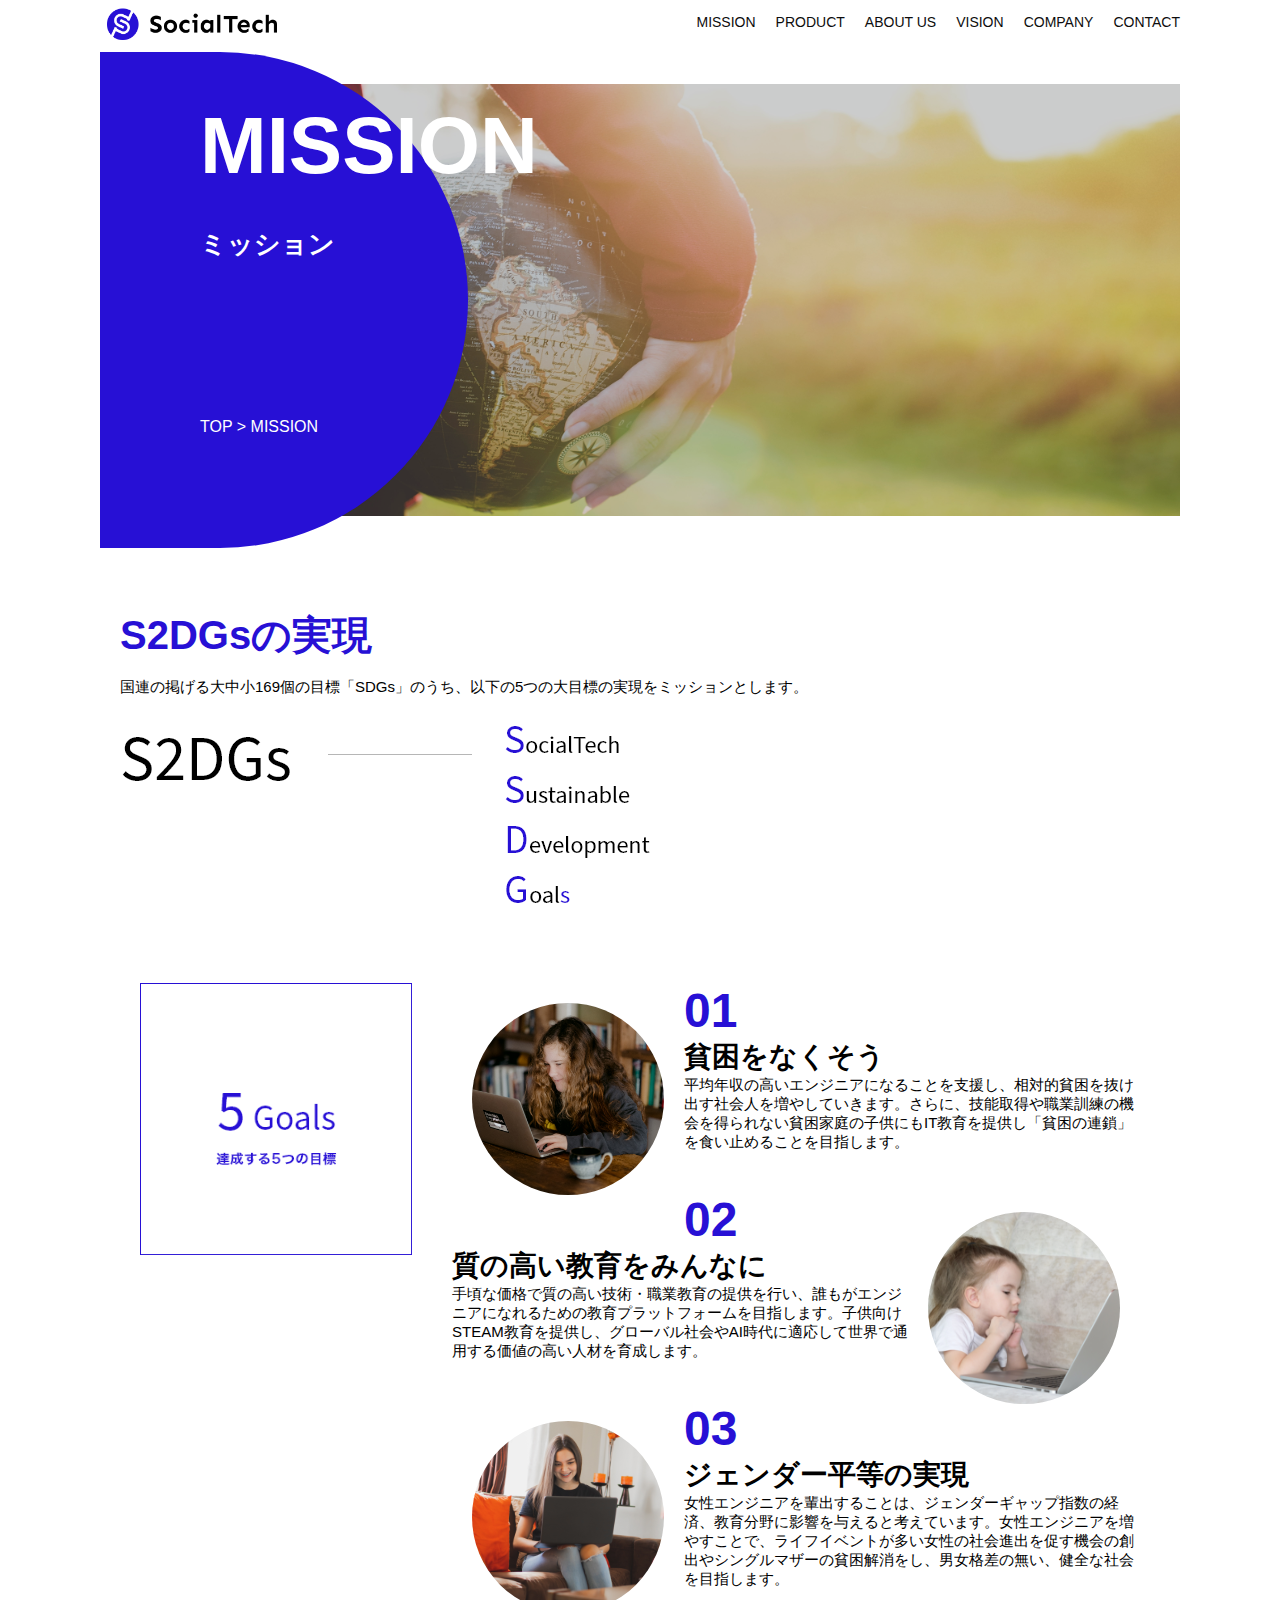
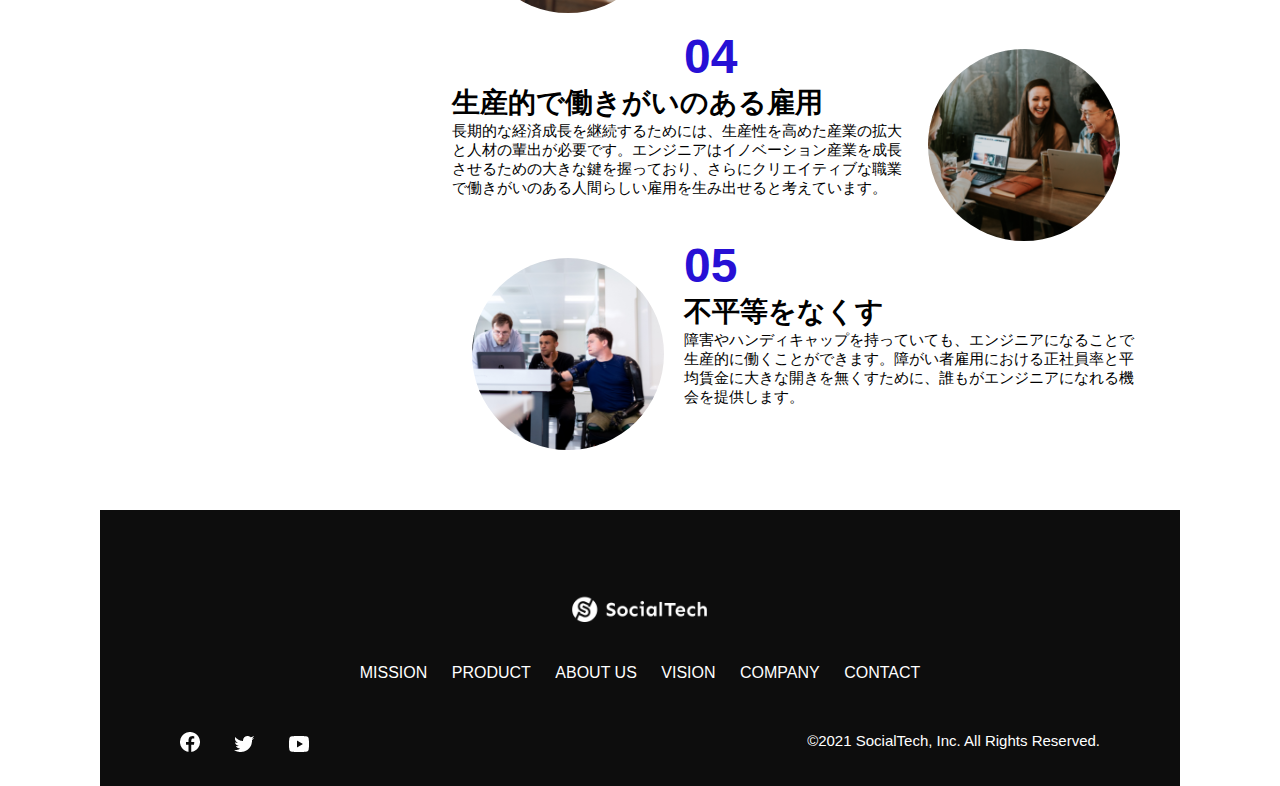
<file: kadai_tutorial_output/socialtech/mission.html>
<!DOCTYPE html>
<html lang="ja">
<head>
  <meta name="descripion" content="SocialTechが目指す5つの目標（S2DGs）を紹介します">
  <meta charset="UTF-8">
  <meta name="viewport" content="width=device-width, initial-scale=1.0">
  <link rel="stylesheet" href="./style.css">
  <title>SocialTech -MISSION ミッション-</title>
</head>
<body>

  <!-- ヘッダー -->
   <header>
    <a href="index.html" id="logo">
      <img src="images/logo.png" alt="トップページに戻る">
    </a>

    <!-- PC用ナビゲーション -->
    <nav id="nav-pc">
      <ul>
       <li><a href="mission.html">MISSION</a></li>
       <li><a href="product.html">PRODUCT</a></li>
       <li><a href="index.html#aboutus">ABOUT US</a></li>
       <li><a href="index.html#vision">VISION</a></li>
       <li><a href="index.html#company">COMPANY</a></li>
       <li><a href="index.html#contact">CONTACT</a></li>
      </ul>
    </nav>

      <!-- スマホ用メニューボタン -->
      <button id="menu-sp" onclick="document.getElementById('nav-sp').style.display = 'block'">
        <img src="images/button-menu.png" alt="ナビゲーションを開く">
      </button>

    <div id="nav-sp">
      <button id="close" onclick="document.getElementById('nav-sp').style.display = 'none'">
        <img src="images/button-close.png" alt="ナビゲーションを閉じる">
      </button>

      <nav>
        <ul>
          <li>
            <a id="logo-sp" href="index.html" onclick="document.getElementById('nav-sp').style.display = 'none'"><img src="images/logo-sp.png" alt="トップページに戻る"></a>
          </li>
          <li><a class="menu" href="mission.html" onclick="document.getElementById('nav-sp').style.display = 'none'">MISSION</a></li>
          <li><a class="menu" href="product.html" onclick="document.getElementById('nav-sp').style.display = 'none'">PRODUCT</a></li>
          <li><a class="menu" href="index.html#aboutus" onclick="document.getElementById('nav-sp').style.display = 'none'">ABOUT US</a></li>
          <li><a class="menu" href="index.html#vision" onclick="document.getElementById('nav-sp').style.display = 'none'">VISION</a></li>
          <li><a class="menu" href="index.html#company" onclick="document.getElementById('nav-sp').style.display = 'none'">COMPANY</a></li>
          <li><a class="menu" href="index.html#contact" onclick="document.getElementById('nav-sp').style.display = 'none'">CONTACT</a></li>
        </ul>
      </nav>
      <div id="sns">
        <a href="https://www.facebook.com/sejuku2013">
          <img src="images/button-facebook.png" alt="Facebookのリンク">
        </a>
        <a href="https://twitter.com/samuraijuku">
          <img src="images/button-twitter.png" alt="Twitterのリンク">
        </a>
        <a href="https://www.youtube.com/channel/UCCFOQO5aDK0xXam4cUQXT8g">
          <img src="images/button-youtube.png" alt="YouTubeのリンク">
        </a>
      </div>
    </div>
   </header>
  
   <main>
    <article>

      <section id="mission-main">
        <div class="mission-main-inner">
          <div id="mission-title">
            <h1>MISSION<br><span>ミッション</span></h1>
            <p>TOP > MISSION</p>
          </div>
        </div>
      </section>

      <section id="mission-s2dgs">
        <h2 class="mission-h2">S2DGsの実現</h2>
        <p>国連の掲げる大中小169個の目標「SDGs」のうち、以下の5つの大目標の実現をミッションとします。</p>
        <img src="./images/mission/mission-s2dgs.png" alt="S2DGs">
      </section>

      <section id="mission-five-goals">
        <div class="five-goals-image">
          <img src="./images/mission/mission-5goals.png" alt="5Goals">
        </div>
        <div class="five-goals-read">

          <div>
            <img src="./images/mission/mission-5goals01.png" alt="PCを操作する女の子" class="fivegoals-image-left">
            <span class="fivegoals-number">01</span>
            <h3 class="fivegoals-h3">貧困をなくそう</h3>
            <p class="fivegoals-p">平均年収の高いエンジニアになることを支援し、相対的貧困を抜け出す社会人を増やしていきます。さらに、技能取得や職業訓練の機会を得られない貧困家庭の子供にもIT教育を提供し「貧困の連鎖」を食い止めることを目指します。</p>
          </div>
          <div>
            <img src="./images/mission/mission-5goals02.png" alt="PCを見つめる小さい女の子" class="fivegoals-image-right">
            <span class="fivegoals-number">02</span>
            <h3 class="fivegoals-h3">質の高い教育をみんなに</h3>
            <p class="fivegoals-p">手頃な価格で質の高い技術・職業教育の提供を行い、誰もがエンジニアになれるための教育プラットフォームを目指します。子供向けSTEAM教育を提供し、グローバル社会やAI時代に適応して世界で通用する価値の高い人材を育成します。</p>
          </div>
          <div>
            <img src="./images/mission/mission-5goals03.png" alt="PCを操作する女性" class="fivegoals-image-left">
            <span class="fivegoals-number">03</span>
            <h3 class="fivegoals-h3">ジェンダー平等の実現</h3>
            <p class="fivegoals-p">女性エンジニアを輩出することは、ジェンダーギャップ指数の経済、教育分野に影響を与えると考えています。女性エンジニアを増やすことで、ライフイベントが多い女性の社会進出を促す機会の創出やシングルマザーの貧困解消をし、男女格差の無い、健全な社会を目指します。</p>
          </div>
          <div>
            <img src="./images/mission/mission-5goals04.png" alt="笑顔で話し合う3人の男女" class="fivegoals-image-right">
            <span class="fivegoals-number">04</span>
            <h3 class="fivegoals-h3">生産的で働きがいのある雇用</h3>
            <p class="fivegoals-p">長期的な経済成長を継続するためには、生産性を高めた産業の拡大と人材の輩出が必要です。エンジニアはイノベーション産業を成長させるための大きな鍵を握っており、さらにクリエイティブな職業で働きがいのある人間らしい雇用を生み出せると考えています。</p>
          </div>
          <div>
            <img src="./images/mission/mission-5goals05.png" alt="障害を持つ男性が生き生きと働く様子" class="fivegoals-image-left">
            <span class="fivegoals-number">05</span>
            <h3 class="fivegoals-h3">不平等をなくす</h3>
            <p class="fivegoals-p">障害やハンディキャップを持っていても、エンジニアになることで生産的に働くことができます。障がい者雇用における正社員率と平均賃金に大きな開きを無くすために、誰もがエンジニアになれる機会を提供します。</p>
          </div>

        </div>
      </section>

    </article>
   </main>
   
   <footer>
    <div id="footer-logo">
      <img src="./images/logo-sp.png" alt="SocialTech">
    </div>
    <div id="footer-link">
      <a href="mission.html">MISSION</a>
      <a href="product.html">PRODUCT</a>
      <a href="index.html#aboutus">ABOUT US</a>
      <a href="index.html#vision">VISION</a>
      <a href="index.html#company">COMPANY</a>
      <a href="index.html#contact">CONTACT</a>
    </div>
    <div id="sns-footer">
      <div class="sns-btns">
        <a href="https://www.facebook.com/sejuku2013"><img src="./images/button-facebook.png" alt="Facebookのリンク"></a>
        <a href="https://twitter.com/samuraijuku"><img src="./images/button-twitter.png" alt="Twitterのリンク"></a>
        <a href="https://www.youtube.com/channel/UCCFOQO5aDK0xXam4cUQXT8g"><img src="./images/button-youtube.png" alt="Youtubeのリンク"></a>
      </div>
      <p id="copyright">&copy;2021 SocialTech, Inc. All Rights Reserved.</p>
    </div>
  </footer>
</body>
</html>
</file>
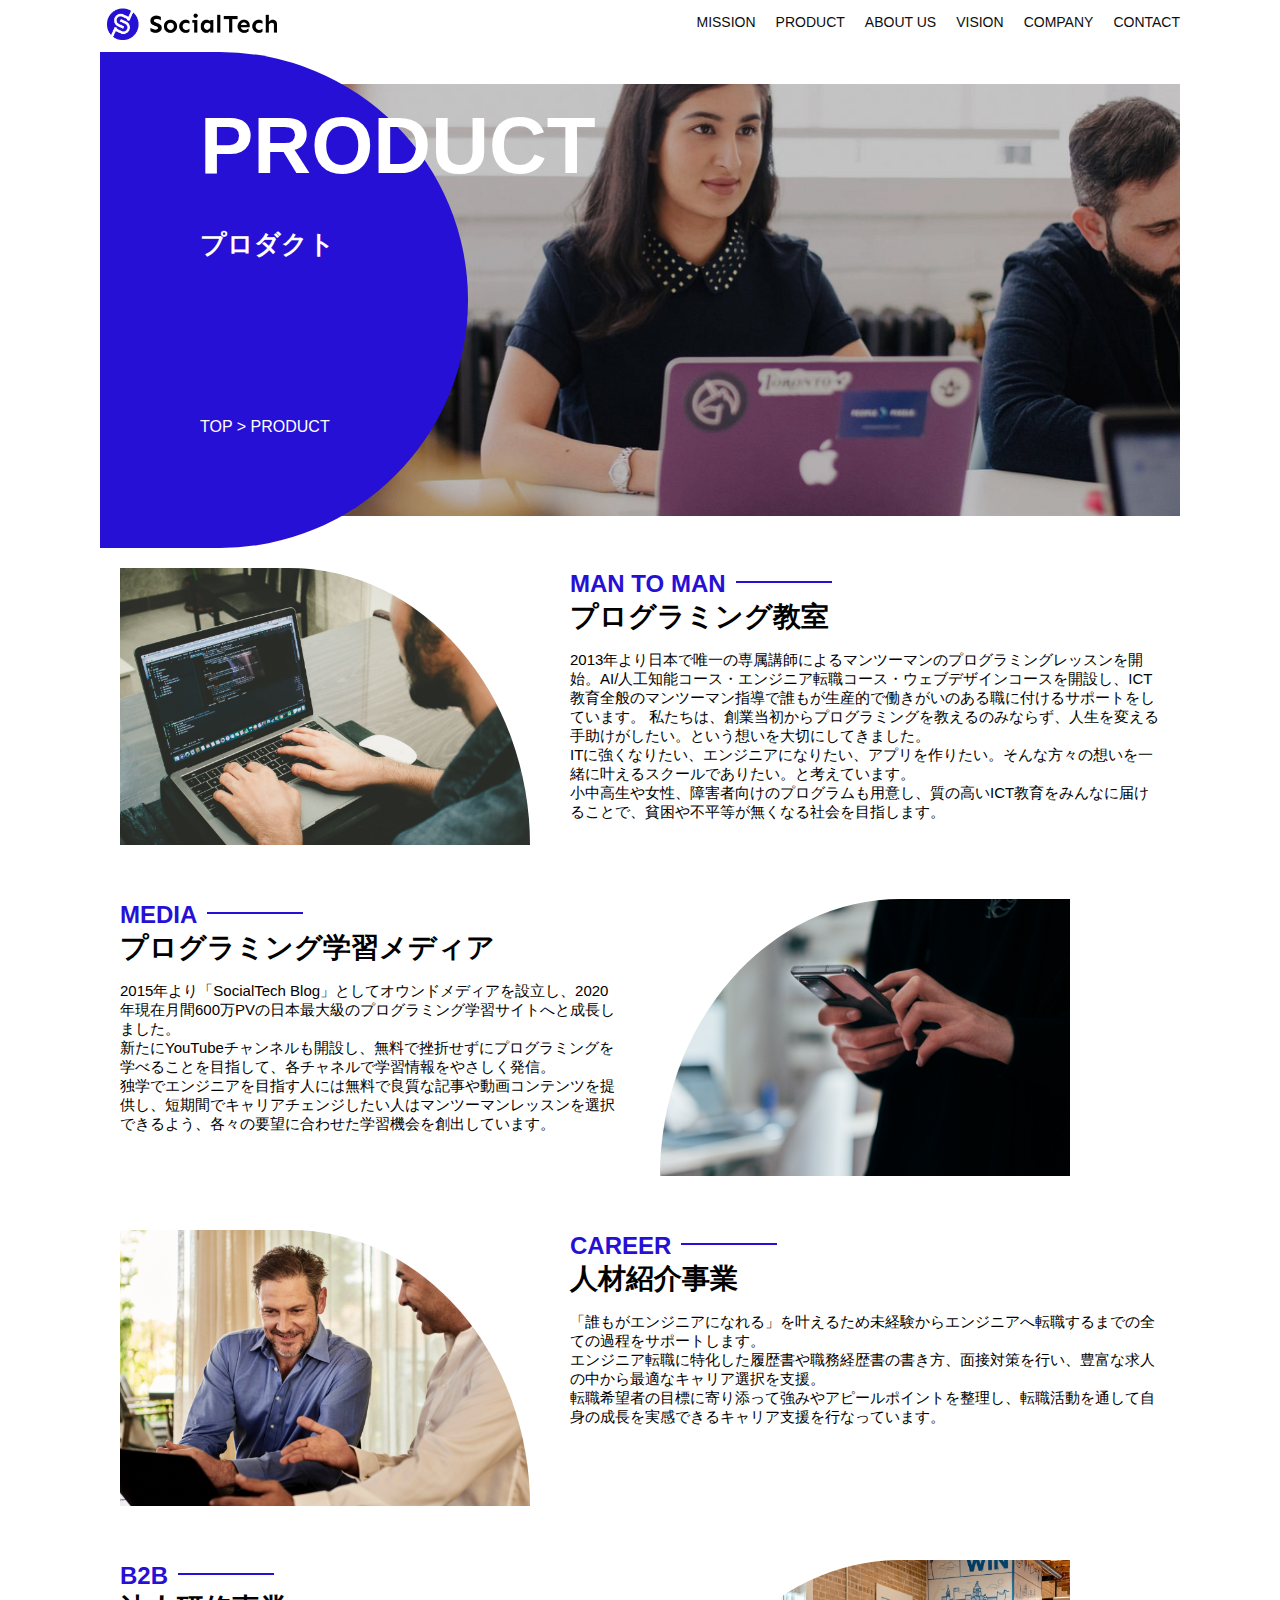
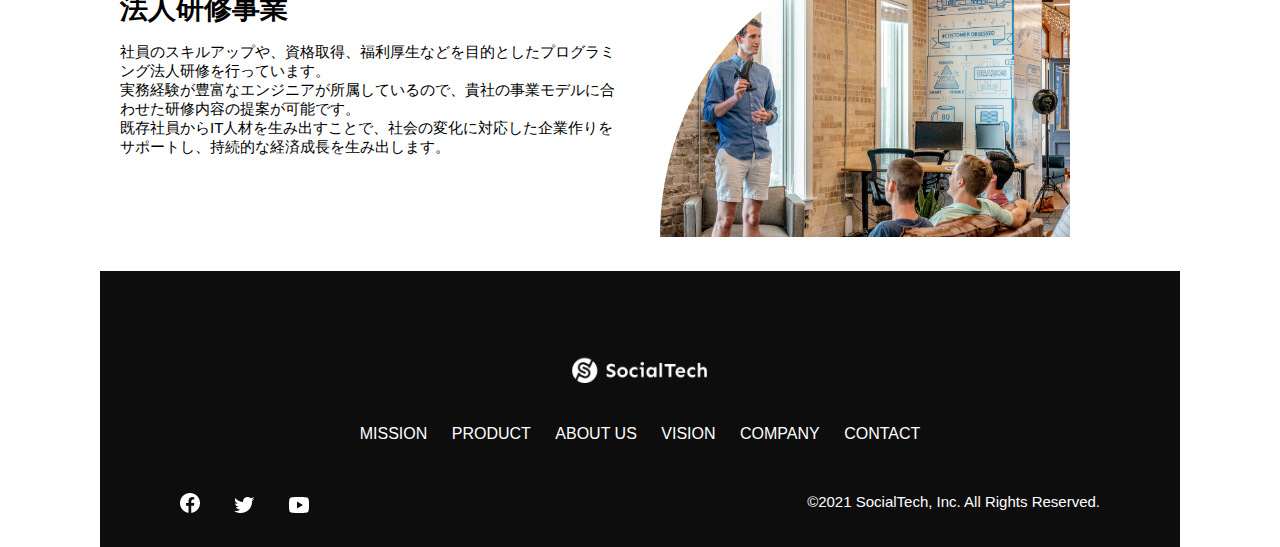
<file: kadai_tutorial_output/socialtech/product.html>
<!DOCTYPE html>
<html>
  <head>
    <title>SocialTech -PRODUCT プロダクト-</title>
    <meta charset="utf-8">
    <meta name="description" content="SocialTechの4つのプロダクトを紹介します">
    <meta name="viewport" content="width=device-width, initial-scale=1.0">
    <link rel="stylesheet" href="style.css">
  </head>

  <body>
    <!-- ヘッダー -->
    <header>
      <!-- ロゴ -->
      <a href="index.html" id="logo">
        <img src="images/logo.png" alt="トップページに戻る">
      </a>

      <!-- PC用ナビゲーション -->
      <nav id="nav-pc">
        <ul>
          <li><a href="mission.html">MISSION</a></li>
          <li><a href="product.html">PRODUCT</a></li>
          <li><a href="index.html#aboutus">ABOUT US</a></li>
          <li><a href="index.html#vision">VISION</a></li>
          <li><a href="index.html#company">COMPANY</a></li>
          <li><a href="index.html#contact">CONTACT</a></li>
        </ul>
      </nav>

      <!-- スマホ用メニューボタン -->
      <button id="menu-sp" onclick="document.getElementById('nav-sp').style.display = 'block'">
        <img src="images/button-menu.png" alt="ナビゲーションを開く">
      </button>

      <!-- スマホ用ナビゲーション -->
      <div id="nav-sp">
        <button id="close" onclick="document.getElementById('nav-sp').style.display = 'none'">
          <img src="images/button-close.png" alt="ナビゲーションを閉じる">
        </button>

        <nav>
          <ul>
            <li>
              <a id="logo-sp" href="index.html" onclick="document.getElementById('nav-sp').style.display = 'none'"><img src="images/logo-sp.png" alt="トップページに戻る"></a>
            </li>
            <li><a class="menu" href="mission.html" onclick="document.getElementById('nav-sp').style.display = 'none'">MISSION</a></li>
            <li><a class="menu" href="product.html" onclick="document.getElementById('nav-sp').style.display = 'none'">PRODUCT</a></li>
            <li><a class="menu" href="index.html#aboutus" onclick="document.getElementById('nav-sp').style.display = 'none'">ABOUT US</a></li>
            <li><a class="menu" href="index.html#vision" onclick="document.getElementById('nav-sp').style.display = 'none'">VISION</a></li>
            <li><a class="menu" href="index.html#company" onclick="document.getElementById('nav-sp').style.display = 'none'">COMPANY</a></li>
            <li><a class="menu" href="index.html#contact" onclick="document.getElementById('nav-sp').style.display = 'none'">CONTACT</a></li>
          </ul>
        </nav>
        <div id="sns">
          <a href="https://www.facebook.com/sejuku2013">
            <img src="images/button-facebook.png" alt="Facebookのリンク">
          </a>
          <a href="https://twitter.com/samuraijuku">
            <img src="images/button-twitter.png" alt="Twitterのリンク">
          </a>
          <a href="https://www.youtube.com/channel/UCCFOQO5aDK0xXam4cUQXT8g">
            <img src="images/button-youtube.png" alt="YouTubeのリンク">
          </a>
        </div>
      </div>
    </header>

    <main>
      <article>

        <section id="product-main">
          <div class="product-main-inner">
            <div id="product-title">
              <h1>PRODUCT<br><span>プロダクト</span></h1>
              <p>TOP > PRODUCT</p>
            </div>
          </div>
        </section>
        
        <section class="product-section product-section-left">
          <div class="product-section-img">
            <img src="./images/product/product-mantoman.png" alt="PCでコードを書く男性">
          </div>
          <div class="product-read">
            <h2 class="product-h2">MAN TO MAN</h2>
            <h3 class="product-h3">プログラミング教室</h3>
            <p>
              2013年より日本で唯一の専属講師によるマンツーマンのプログラミングレッスンを開始。AI/人工知能コース・エンジニア転職コース・ウェブデザインコースを開設し、ICT教育全般のマンツーマン指導で誰もが生産的で働きがいのある職に付けるサポートをしています。 私たちは、創業当初からプログラミングを教えるのみならず、人生を変える手助けがしたい。という想いを大切にしてきました。<br>ITに強くなりたい、エンジニアになりたい、アプリを作りたい。そんな方々の想いを一緒に叶えるスクールでありたい。と考えています。<br>小中高生や女性、障害者向けのプログラムも用意し、質の高いICT教育をみんなに届けることで、貧困や不平等が無くなる社会を目指します。
            </p>
          </div>
        </section>

        <section class="product-section product-section-right">
          <div class="product-read">
            <h2 class="product-h2">MEDIA</h2>
            <h3 class="product-h3">プログラミング学習メディア</h3>
            <p>2015年より「SocialTech Blog」としてオウンドメディアを設立し、2020年現在月間600万PVの日本最大級のプログラミング学習サイトへと成長しました。<br>新たにYouTubeチャンネルも開設し、無料で挫折せずにプログラミングを学べることを目指して、各チャネルで学習情報をやさしく発信。<br>独学でエンジニアを目指す人には無料で良質な記事や動画コンテンツを提供し、短期間でキャリアチェンジしたい人はマンツーマンレッスンを選択できるよう、各々の要望に合わせた学習機会を創出しています。</p>
          </div>
          <div class="product-section-img">
            <img src="./images/product/product-media.png" alt="スマートフォンを操作する人">
          </div>
        </section>

        <section class="product-section product-section-left">
          <div class="product-section-img">
            <img src="./images/product/product-career.png" alt="笑顔で話し合う2人の男性">
          </div>
          <div class="product-read">
            <h2 class="product-h2">CAREER</h2>
            <h3 class="product-h3">人材紹介事業
            </h3>
            <p>
              「誰もがエンジニアになれる」を叶えるため未経験からエンジニアへ転職するまでの全ての過程をサポートします。<br>エンジニア転職に特化した履歴書や職務経歴書の書き方、面接対策を行い、豊富な求人の中から最適なキャリア選択を支援。<br>転職希望者の目標に寄り添って強みやアピールポイントを整理し、転職活動を通して自身の成長を実感できるキャリア支援を行なっています。<br>
            </p>
          </div>
        </section>

        <section class="product-section product-section-right">
          <div class="product-read">
            <h2 class="product-h2">B2B</h2>
            <h3 class="product-h3">法人研修事業</h3>
            <p>社員のスキルアップや、資格取得、福利厚生などを目的としたプログラミング法人研修を行っています。<br>実務経験が豊富なエンジニアが所属しているので、貴社の事業モデルに合わせた研修内容の提案が可能です。<br>既存社員からIT人材を生み出すことで、社会の変化に対応した企業作りをサポートし、持続的な経済成長を生み出します。</p>
          </div>
          <div class="product-section-img">
            <img src="./images/product/product-b2b.png" alt="講演中の男性とそれを聴く人々">
          </div>
        </section>

      </article>
    </main>

    <footer>
      <div id="footer-logo">
        <img src="images/logo-sp.png" alt="SocialTech">
      </div>
      <div id="footer-link">
        <a href="mission.html">MISSION</a>
        <a href="product.html">PRODUCT</a>
        <a href="index.html#aboutus">ABOUT US</a>
        <a href="index.html#vision">VISION</a>
        <a href="index.html#company">COMPANY</a>
        <a href="index.html#contact">CONTACT</a>
      </div>
      <div id="sns-footer">
        <div class="sns-btns">
          <a href="https://www.facebook.com/sejuku2013"><img src="images/button-facebook.png" alt="Facebookのリンク"></a>
          <a href="https://twitter.com/samuraijuku"><img src="images/button-twitter.png" alt="Twitterのリンク"></a>
          <a href="https://www.youtube.com/channel/UCCFOQO5aDK0xXam4cUQXT8g"><img src="images/button-youtube.png" alt="YouTubeのリンク"></a>
        </div>
        <p id="copyright">&copy;2021 SocialTech, Inc. All Rights Reserved.</p>
      </div>
    </footer>
    
  </body>
</html>
</file>
<file: kadai_tutorial_output/socialtech/style.css>
* {
  box-sizing: border-box;
}

p {
  font-size: 15px;
}

body {
  max-width: 1080px;
  margin: 0 auto 0 auto;
  font-family: "Source Sans Pro", "Hiragino Kaku Gothic ProN", Meiryo, Arial, sans-serif;
}

/* PC用カルーセル設定 */
.carousel{
  margin: 0 20px 0 20px;
}

.carouselImg {
  width: 100%;
}

/* ヘッダー */
header {
  display: flex;
  justify-content: space-between;
}

 /* ナビゲーションのレイアウト */
 #nav-pc {
  font-size: 14px;
}

#nav-pc ul {
  display: flex;
  padding-left: 0;
}

#nav-pc li {
  list-style: none;
}

/* ナビゲーションのリンクの装飾設定 */
#nav-pc a {
  text-decoration: none;
  margin-left: 20px;
  color: #0d0d0d;
}

#nav-pc a:hover {
  text-decoration: underline;
}

  /* スマホ用ナビを非表示 */
  #nav-sp,
  #menu-sp {
    display: none;
  }

#main-message {
  position: absolute;
  top: 0;
  left: 0;
  background-color: #2710d5;
  color: #ffffff;
  border-radius: 0 0 476px 0;
  max-width: 620px;
  height: 100%;
  width: 100%;
  z-index: 11;
}

#main-message > h1 {
  font-size: 60px;
  margin: 100px 0 0 50px;
}
#main-message > p { 
  font-size: 28px;
  margin: 0 0 0 50px;
}

#main-visual > img {
  max-width: 620px;
  border-radius: 476px 0 0 0;
  position: absolute;
  top: 0;
  right: 0;
  z-index: 10;
}

 /* 見出し */
 h2 {
  margin: 40px 0 0 0;
}

h2::after {
  content: url("images/line.png");
  margin-left: 10px;
}

h3 {
  font-size: 27px;
}

 /* ミッション */
 #mission {
  margin: 80px auto 80px auto;
}

#mission-flex {
  display: flex;
}

#mission-flex > div {
  width: 50%;
  margin: 20px;
}

#mission-photo {
  width: 100%;
}

#s2dgs {
  margin-top: 50px;
  width: 100%;
}


 /* プロダクト */
 #product {
  background-color: #fafafa;
  margin: 80px 0 80px 0;
  padding: 10px 40px 0px 40px;
}

/* 外枠 */
#product .product-flex {
  margin-top: 40px;
  display: flex;
}

/* 左のカラム */
#product-left {
  width: 50%;
  margin-right: 20px;
}

/* 右のカラム */
#product-right {
  width: 50%;
  margin-left: 20px;
  margin-top: 80px;
}

/* 画像＋説明の枠 */
#product-left > div {
  position: relative;
  height: 480px;
  margin-right: 20px;
}
#product-right > div {
  position: relative;
  height: 480px;
  margin-left: 20px;
}

/* 画像 */
.product-photo {
  width: 100%;
}

/* 説明文の枠 */
.product-explain {
  background-color: #ffffff;
  position: absolute;
  left: 0;
  bottom: 50px;
  margin: 0 40px 0 40px;
  padding: 20px;
  box-shadow: 5px 5px 10px rgba(0, 0, 0, 0.05);
}

/* 説明文の英語 */
.product-explain > span {
  color: #2710d5;
  font-weight: bold;
  font-size: 16px;
  margin: 0;
}

/* 説明文の見出し */
.product-explain > h3 {
  margin: 5px 0 5px 0;
}

/* 説明文 */
.product-explain > p {
  font-size: 14px;
  margin: 0;
}

/* もっと見るボタン */
#product-more {
  text-align: center;
}

#product-more a {
  position: relative;
  bottom: -42px;
}

/* about us css */
#aboutus {
  margin: 80px auto 80px auto;
}

#aboutus > div {
  display: flex;
}

.culture-img {
  width: 50%;
  align-self: flex-start;
}

.culture-img2{
 margin-top: 50px;
 width: 100%; 
}

.culture-table{
  margin-right: 50px;
}

.culture-num {
  font-size: 80px;
  color: #2710d5;
  padding: 0 20px 0 0 ;
}

.culture-table th {
  text-align: left;
  font-size: 28px;
  font-weight: bold;
}

.culture-en {
  color: #2710d5;
  font-size: 24px;
}

.culture-description {
  margin: 0;
}

/* VISION css */
#vision {
  margin: 80px auto 80px auto;
}

#vision > div {
  display: flex;
  justify-content: space-between;
  flex-wrap: wrap;
}

.vision-box {
  width: 300px;
  height: 300px;
  margin-bottom: 30px;
  position: relative;
}

.vision-box > img {
  width: 100%;
  position: relative;
  z-index: 30;
}

.vision-box > div {
  position: absolute;
  top: 0;
  left: 0;
  z-index: 31;
  margin-right: 20px;
}

.vision-box > div > h4 {
  color: #2710d5;
  font-size: 19px;
  margin: 80px 0 0 0;
}

.vision-box > div > h4::first-letter {
  font-size: 40px;
}

.vision-box > div > h5 {
  font-size: 20px;
  margin: 0 0 0 0;
}

.vision-box > div > p {
  margin: 10px 0 0 0;
}

/* 会社概要 */
#company {
  margin: 80px auto 80px auto;
}

#company-table {
  width: 100%;
}

.tableheader {
  text-align: left;
  padding: 20px;
  border-bottom: #2710d5 1px solid;
  width: 100px;
}

.tableheader-first {
  border-top: #2710d5 1px solid;
}

.cell {
  padding: 30px;
  border-bottom: #ececec 1px solid;
}

.cell-first {
  border-top: #ececec 1px solid;
}

#company > iframe {
  width: 100%;
  height: 368px;
  margin-top: 40px;
}

/* contact css */

#contact {
  margin: 80px auto 80px auto;
}

#contact > form > div {
  display: flex;
  flex-direction: row;
  flex-wrap: wrap;
  padding-bottom: 30px;
}

/* 左側の見出し */
.contact-heading {
  width: 240px;
  align-self: center;
}

/* 見出しのラベル */
.contact-label {
  font-weight: bold;
}

/* 必須 */
.contact-span {
  color: #ce2222;
  margin: 0 0 0 20px;
  font-weight: bold;
}

/* テキストボックス */
.contact-textbox{
  border-top: 0px;
  border-left: 0px;
  border-right: 0px;
  border-bottom-width: 1px;
  border-bottom-color: #707070;
  background-color: #fafafa;
  width: 400px;
  height: 56px;
}

/* お問い合わせ内容のテキストエリア */
.contact-textarea{
  border-top: 0px;
  border-left: 0px;
  border-right: 0px;
  border-bottom-width: 1px;
  border-bottom-color: #707070;
  background-color: #fafafa;
  width: 400px;
  height: 200px;
}

#contact dt {
  font-weight: bold;
}

#contact dd {
  margin: 0 0 16px 0;
}

#contact dd p {
  margin: 0;
}

#contact dd ul {
  padding-left: 0;
}

#contact dd li {
  margin-bottom: 0;
  list-style: none;
}

/* footer css */

footer {
  background-color: #0d0d0d;
  text-align: center;
  padding: 80px 80px 30px 80px;
}

#footer-logo {
  margin-bottom: 30px;
}

#footer-link {
  margin-bottom: 50px;
}

#footer-link > a {
  text-decoration: none;
  margin: 10px;
  color: #fff;
}

#footer-link > a:hover {
  text-decoration: underline;
}

#sns-footer {
  display: flex;
  justify-content: space-between;
  text-align: left;
}

#sns-footer a {
  margin-right: 30px;
}

#copyright{
  color: #fff;
  margin: 0;
}

/* mission.html用のcss */
/* ミッションのmainビジュアル */
.mission-main-inner {
  background-image: url(./images/mission/mission-main.png);
  background-repeat: no-repeat;
  background-position-y: center;
}

#mission-title {
  background-color: #2710d5;
  width: 368px;
  color: #fff;
  height: 496px;
  border-radius: 0 248px 248px 0;
  position: relative;
}

#mission-title h1 {
  position: absolute;
  top: 0;
  left: 100px;
  font-size: 80px;
  line-height: 1;
}

#mission-title h1 span {
  font-size: 26px;
}

#mission-title > p {
  position: absolute;
  top: 350px;
  left: 100px;
  font-size: 16px;
}

/* ミッションページ　S2DGSの設定 */
#mission-s2dgs {
  padding: 20px;
}

.mission-h2 {
  color: #2710d5;
  font-size: 40px;
}

.mission-h2::after {
  content: none;
}

/* ミッションページ　5つのゴール設定 */
#mission-five-goals {
  padding: 20px;
  display: flex;
}

#mission-five-goals .five-goals-image {
  width: 30%;
  padding: 20px;
}

#mission-five-goals .five-goals-image img {
  width: 100%;
}

#mission-five-goals .five-goals-read {
  width: 70%;
  padding: 20px;
}

#mission-five-goals .five-goals-read > div {
  margin-bottom: 40px;
}

.fivegoals-image-right {
  float: right;
  margin: 20px;
}

.fivegoals-image-left {
  float: left;
  margin: 20px;
}

.fivegoals-number {
  color: #2710d5;
  font-size: 48px;
  font-weight: bold;
  margin: 0;
}

.fivegoals-h3 {
  font-size: 28px;
  margin: 0;
}

.fivegoals-p {
  margin: 0;
}

/* プロダクトページ */
.product-main-inner {
  background-image: url(./images/product/product-main.png);
  background-repeat: no-repeat;
  background-position-y: center;
}

#product-title {
  background-color: #2710d5;
  width: 368px;
  color: #fff;
  height: 496px;
  border-radius: 0 248px 248px 0;
  position: relative;
}

#product-title h1 {
  position: absolute;
  top: 0;
  left: 100px;
  font-size: 80px;
  line-height: 1;
}

#product-title h1 span {
  font-size: 26px;
}

#product-title > p {
  position: absolute;
  top: 350px;
  left: 100px;
  font-size: 16px;
}

/* セクション */
.product-section {
  display: flex;
  padding: 20px 20px 0;
}

.product-section .product-section-img {
  width: 450px;
}

/* 左が画像のセクション */
.product-section-left .product-section-img img {
  width: 100%;
  padding: 0 40px 30px 0;
  border-radius: 0 432px 0 0;
}

.product-section-left .product-read {
  width: 50%;
  flex-grow: 1;
}

.product-section-left .product-read p {
  margin-bottom: 0;
}

/* 右が画像のセクション */
.product-section-right  .product-section-img img {
  width: 100%;
  padding: 0 0 30px 40px;
  border-radius: 432px 0 0 0 ;
}

.product-section-right .product-read {
  width: 500px;
}

.product-h2 {
  color: #2710d5;
  font-size: 24px;
  margin: 0;
}

.product-h3 {
  font-size: 28px;
  margin: 0;
}

 /*====================
   スマートフォン用のスタイル
  =====================*/
  @media screen and (max-width: 767px) {
    /* PC用ナビゲーション非表示 */
    #nav-pc {
      display: none;
    }
  
    /* ハンバーガーメニュー */
    #menu-sp {
      display: block;
      background-color: transparent;
      padding: 0;
      border: none;
      position: absolute;
      top: 0px;
      right: 0px;
    }

    /* スマホ用のカルーセル設定メイン画像 */
    .carousel{
      margin: 0;
    }
  
    /* スマホ用ナビゲーションの表示切替*/
    /* 初期状態、レイアウトと非表示設定 */
    #nav-sp {
      background-color: #2710d5;
      position: fixed;
      left: 0;
      top: 0;
      height: 100%;
      width: 100%;
      display: none;
      z-index: 100;
    }

/* ×ボタン */
#close {
  position: absolute;
  top: 20px;
  right: 20px;
  background-color: transparent;
  border: none;
}

#nav-sp nav ul {
  padding-left: 0;
}

#nav-sp nav li {
  list-style: none;
}

/* ナビゲーションメニュー用ロゴ */
#logo-sp {
  margin: 80px 0 30px 20px;
} 

   /* ナビゲーションのリンクの装飾設定 */
   #nav-sp nav a {
    display: block;
    color: #ffffff;
  }
 
  #nav-sp nav a:hover {
     text-decoration: underline;
   }
 
   #nav-sp .menu {
     text-decoration: none;
     margin: 0 20px 0 20px;
     height: 44px;
     font-size: 16px;
     background-image: url("images/arrow.png");
     background-repeat: no-repeat;
     background-position: right top;
   }


   #sns {
    position: absolute;
    bottom: 20px;
    left: 20px;
  }

  #sns > a {
    margin-right: 30px;
  }

  /* メインビジュアル */
  #main-visual {
    position: relative;
    height: 470px;
  }

  #main-visual > div {
    text-align: center;
    height: 280px;
  }

  #main-visual h1 {
    font-size: 28px;
    margin: 90px 0 0 0;
  }

  #main-visual > div > p {
    margin: 0;
    font-size: 15px;
  }

  #main-visual > img {
    width: 100%;
    border-radius: 476px 0 0 0;
    top: auto;
    bottom: 0;
  }

       /*見出し*/
       h2 {
        margin: 15px 0 15px 0;
      }
      
      h3 {
        font-size: 24px;
        margin: 10px 0 0 0;
      }

        /* ミッション */
    #mission {
      margin: 20px 0 20px 0;
      padding: 0 20px 0 20px;
    }
  
    #mission-flex {
      flex-direction: column;
    }
  
    #mission-flex > div {
    width: 100%;
    margin: 0;
  }

  /* プロダクト */
  #prodcut {
    margin: 0;
    padding: 10px 20px 0 20px;
  }

  /* 外枠 */
  #product .product-flex {
    flex-direction: column;
    margin-top: 0;
  }

  /* 左右のカラム　スマホは縦並び */
  #product-left,
  #product-right {
    width: 100%;
    margin: 0;
  }

  /* 画像＋説明の枠 */
  #product-left > div,
  #product-right > div {
    height: auto;
    margin: 0;
  }

  /* 説明文の枠 */
  .product-explain {
    position: relative;
    margin: 0;
  }

  .product-explain > h3 {
    margin: 10px 0 10px 0;
    font-size: 24px;
  }

  /* もっと見るボタン */
  #product-more {
    text-align: left;
  }

  /* ABOUT US */
  #aboutus {
    margin: 80px 20px 80px 20px;
  }

  #aboutus > div {
    flex-direction: column;
 }

  .culture-table th {
    font-size: 16px;
  }

  .culture-table {
    margin-right: 0;
    padding-right: 20px;
    order: 2;
  }

  .culture-img {
    width: 100%;
    order: 1;
  }

  .culture-img2 {
    margin-top: 0;
  }

  .culture-num {
    padding: 0;
  }

  .culture-description {
    margin: 0;
  }

  /* ビジョン */
  #vision {
    margin: 80px 20px 80px 20px;
  }

  .vision-box > img {
    position: absolute;
    top: 0;
    left: 0;
  }

  .vision-box > div > h4 {
    margin: 60px 0 0 0;
  }

  /* 会社概要 */
  #company {
    margin: 0 20px 0 20px;
  }

  #company > h3 {
    margin-bottom: 20px;
  }

  .tableheader {
    width: 50px;
  }

  .cell {
    padding: 20px;
  }

  #company > iframe {
    height: 240px;
  }

  /* お問い合わせ */
  #contact {
    margin: 80px 20px 80px 20px;
  }

  #contact > h3 {
    margin-bottom: 20px;
  }

  #contact > form > div {
    flex-direction: column;
    margin-bottom: 20px;
  }

  .contact-heading {
    align-self: auto;
    margin-bottom: 20px;
  }

  .contact-textbox {
    min-width: 300px;
    width: 100%;
  }

  .contact-textarea {
    height: 150px;
    width: 100%;
  }

  .radiobutton {
    margin-bottom: 20px;
  }

  /* フッター */
  footer {
    padding: 30px 20px 50px 20px;
    text-align: left;
  }

  #footer-link > a {
    margin: 0 20px 30px 0;
    display: block;
    background-image: url(./images/arrow.png);
    background-repeat: no-repeat;
    background-position: right top;
  }

  #footer-link > a:hover {
    text-decoration: underline;
  }

  #sns-footer {
    flex-direction: column;
    justify-content: flex-start;
  }

  #copyright {
    font-size: 12px;
    margin-top: 30px;
  }

  /* ミッションのmainビジュアル */
  #mission-main {
    height: 256px;
    margin-top: 4%;
    position: relative;
  }

  .mission-main-inner {
    height: 80%;
    background-size: cover;
  }

  #mission-title {
    width: 136px;
    height: 256px;
    position: absolute;
    top: -10%;
  }

  #mission-title h1 {
    left: 20px;
    font-size: 40px;
  }

  #mission-title h1 span {
    font-size: 18px;
  }
  
  #mission-title > p {
    top: 180px;
    left: 20px;
    font-size: 13px;
  }

  /* ミッションページ S2DGSの設定 */
  .mission-h2 {
    font-size: 38px;
    margin: 0px;
  }

  .mission-h2::after {
    content: none;
  }

  #mission-s2dgs > img {
    width: 100%;
  }

  /* ミッションページ　5つのゴール設定 */
  #mission-five-goals {
    flex-direction: column;
  }

  #mission-five-goals > div {
    padding: 0;
  }

  #mission-five-goals .five-goals-image,
  #mission-five-goals .five-goals-read {
    width: 100%;
    padding: 0;
  }

  #mission-five-goals .five-goals-read > div {
    display: flex;
    flex-direction: column;
  }

  .fivegoals-image-left,
  .fivegoals-image-right {
    align-self: center;
  }

  /* プロダクトページ */
  #product-main {
    height: 256px;
    margin-top: 4%;
    position: relative;
  }

  .product-main-inner {
    height: 80%;
    background-size: cover;
  }

  #product-title {
    width: 136px;
    height: 256px;
    position: absolute;
    top: -10%;
  }

  #product-title h1 {
    left: 20px;
    font-size: 40px;
  }

  #product-title h1 span {
    font-size: 18px;
  }

  #product-title > p {
    top: 180px;
    left: 20px;
    font-size: 13px;
  }

  /* セクション */
  .product-section {
    flex-direction: column;
  }

  .product-section .product-section-img {
    width: 100%;
  }

  .product-section .product-section-img img {
    width: 100%;
    padding: 0;
  }  

  /* 左が画像のセクション */
  .product-section-left .product-section-img img {
    border-radius: 0 300px 0 0;
  }

  .product-section-left .product-read {
    width: 100%;
    flex-grow: 1;
  }

  /* 右が画像のセクション */
  .product-section-right .product-section-img {
    order: 1;
    border-radius: 300px 0 0 0;
  }

  .product-section-right .product-read {
    order: 2;
    width: 100%;
  }
}
</file>
